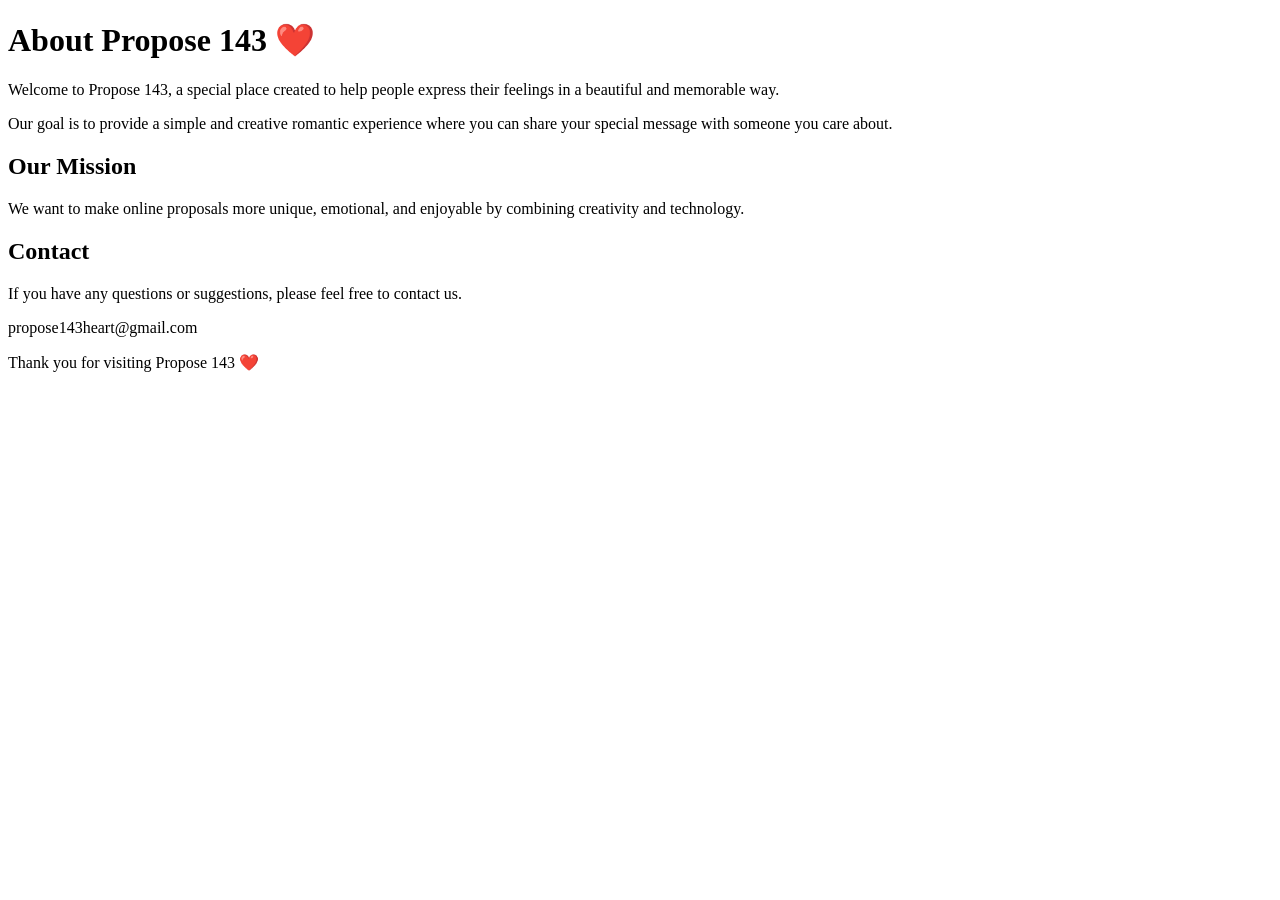
<file: about.html>
<!DOCTYPE html>
<html lang="en">
<head>
    <meta charset="UTF-8">
    <meta name="viewport" content="width=device-width, initial-scale=1.0">
    <title>About Us - Propose 143 ❤️</title>
</head>

<body>

<h1>About Propose 143 ❤️</h1>

<p>
Welcome to Propose 143, a special place created to help people express their feelings
in a beautiful and memorable way.
</p>

<p>
Our goal is to provide a simple and creative romantic experience where you can share
your special message with someone you care about.
</p>

<h2>Our Mission</h2>

<p>
We want to make online proposals more unique, emotional, and enjoyable by combining
creativity and technology.
</p>

<h2>Contact</h2>

<p>
If you have any questions or suggestions, please feel free to contact us.
</p>
propose143heart@gmail.com
<p>
Thank you for visiting Propose 143 ❤️
</p>

</body>
</html>
</file>
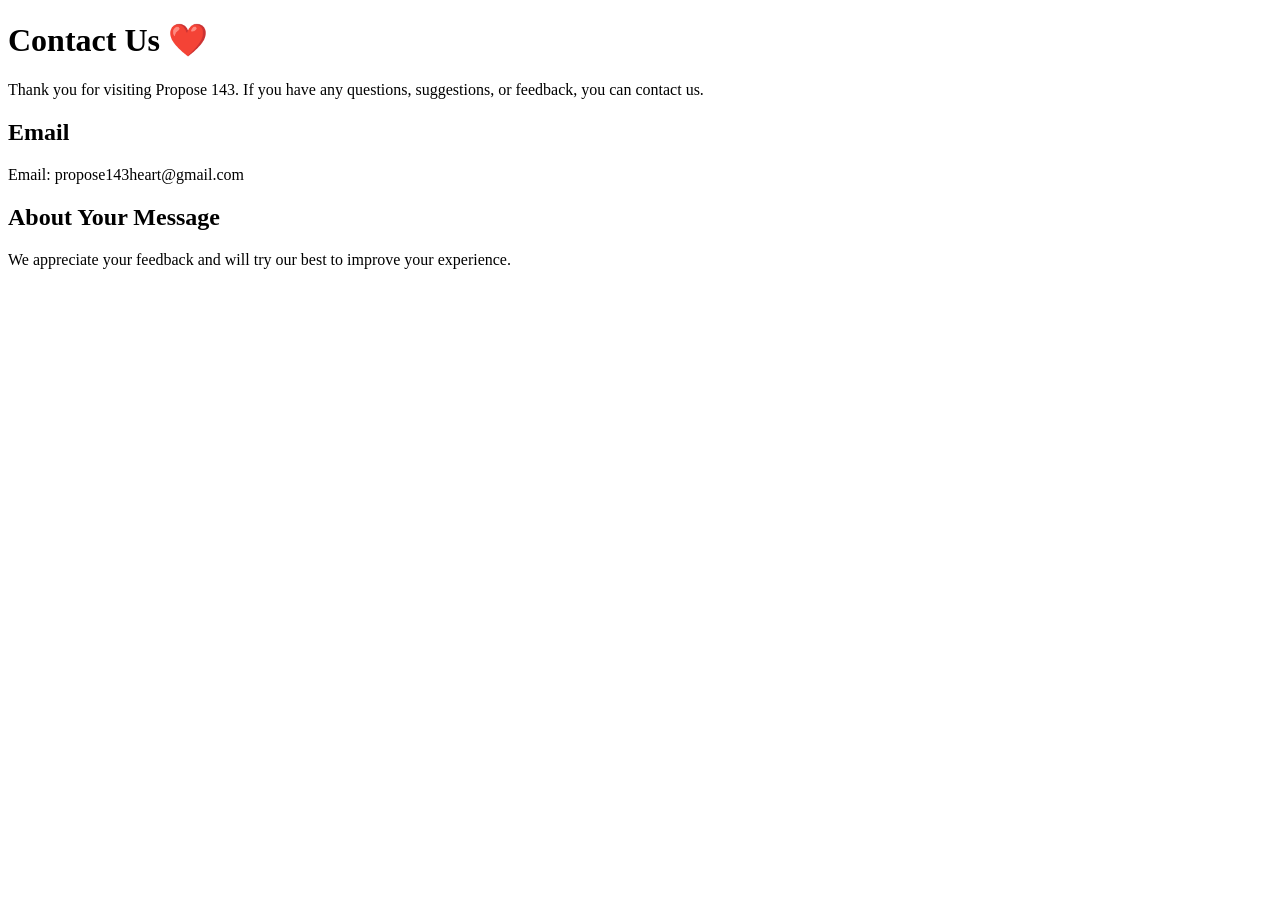
<file: contact.html>
<!DOCTYPE html>
<html lang="en">
<head>
    <meta charset="UTF-8">
    <meta name="viewport" content="width=device-width, initial-scale=1.0">
    <title>Contact Us - Propose 143</title>
</head>

<body>

<h1>Contact Us ❤️</h1>

<p>
Thank you for visiting Propose 143.
If you have any questions, suggestions, or feedback, you can contact us.
</p>

<h2>Email</h2>

<p>
Email: propose143heart@gmail.com
</p>

<h2>About Your Message</h2>

<p>
We appreciate your feedback and will try our best to improve your experience.
</p>

</body>
</html>
</file>
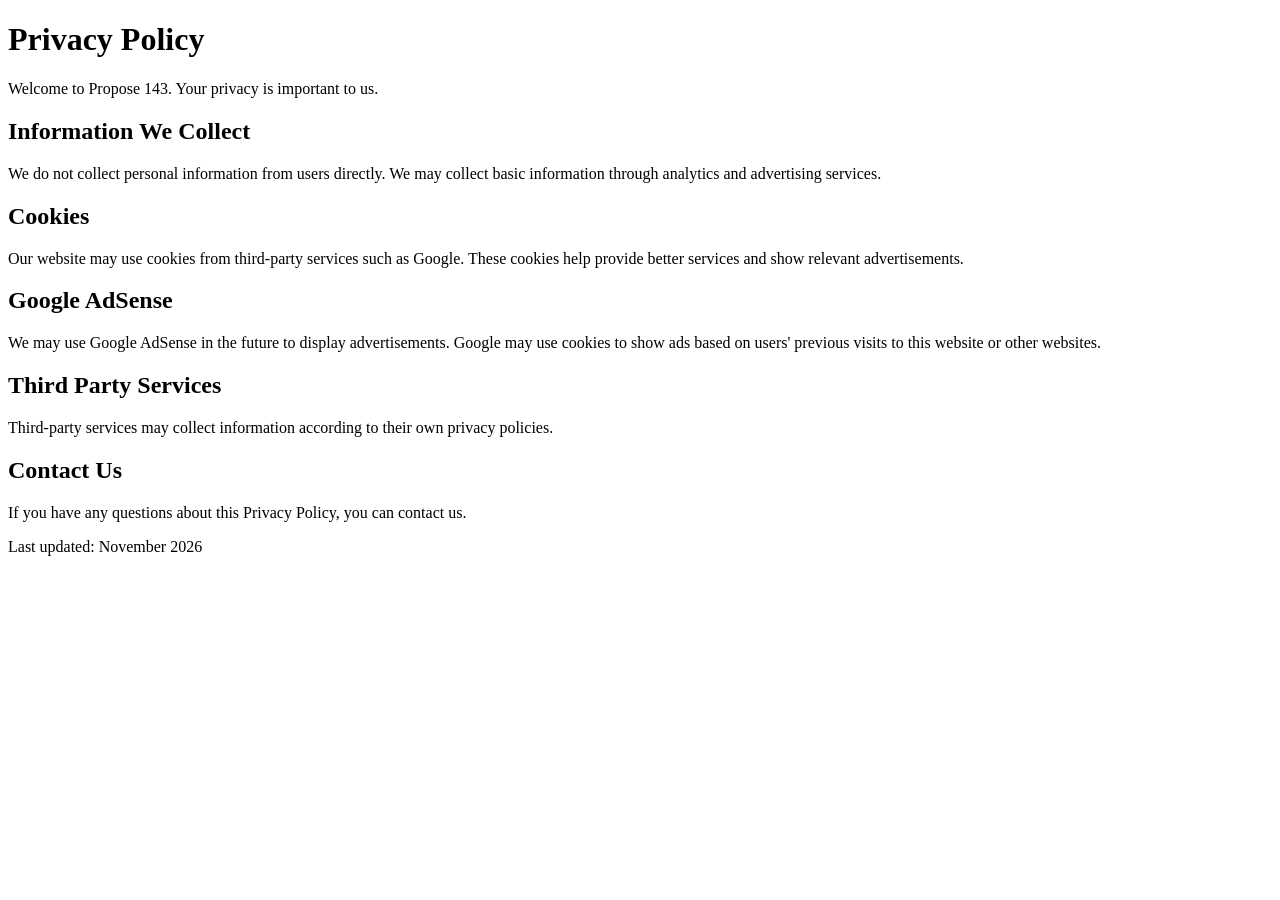
<file: privacy.html>
<!DOCTYPE html>
<html lang="en">
<head>
    <meta charset="UTF-8">
    <meta name="viewport" content="width=device-width, initial-scale=1.0">
    <title>Privacy Policy - Propose 143</title>
</head>

<body>

<h1>Privacy Policy</h1>

<p>Welcome to Propose 143. Your privacy is important to us.</p>

<h2>Information We Collect</h2>
<p>
We do not collect personal information from users directly.
We may collect basic information through analytics and advertising services.
</p>

<h2>Cookies</h2>
<p>
Our website may use cookies from third-party services such as Google.
These cookies help provide better services and show relevant advertisements.
</p>

<h2>Google AdSense</h2>
<p>
We may use Google AdSense in the future to display advertisements.
Google may use cookies to show ads based on users' previous visits to this website or other websites.
</p>

<h2>Third Party Services</h2>
<p>
Third-party services may collect information according to their own privacy policies.
</p>

<h2>Contact Us</h2>
<p>
If you have any questions about this Privacy Policy, you can contact us.
</p>

<p>
Last updated: November 2026
</p>

</body>
</html>
</file>
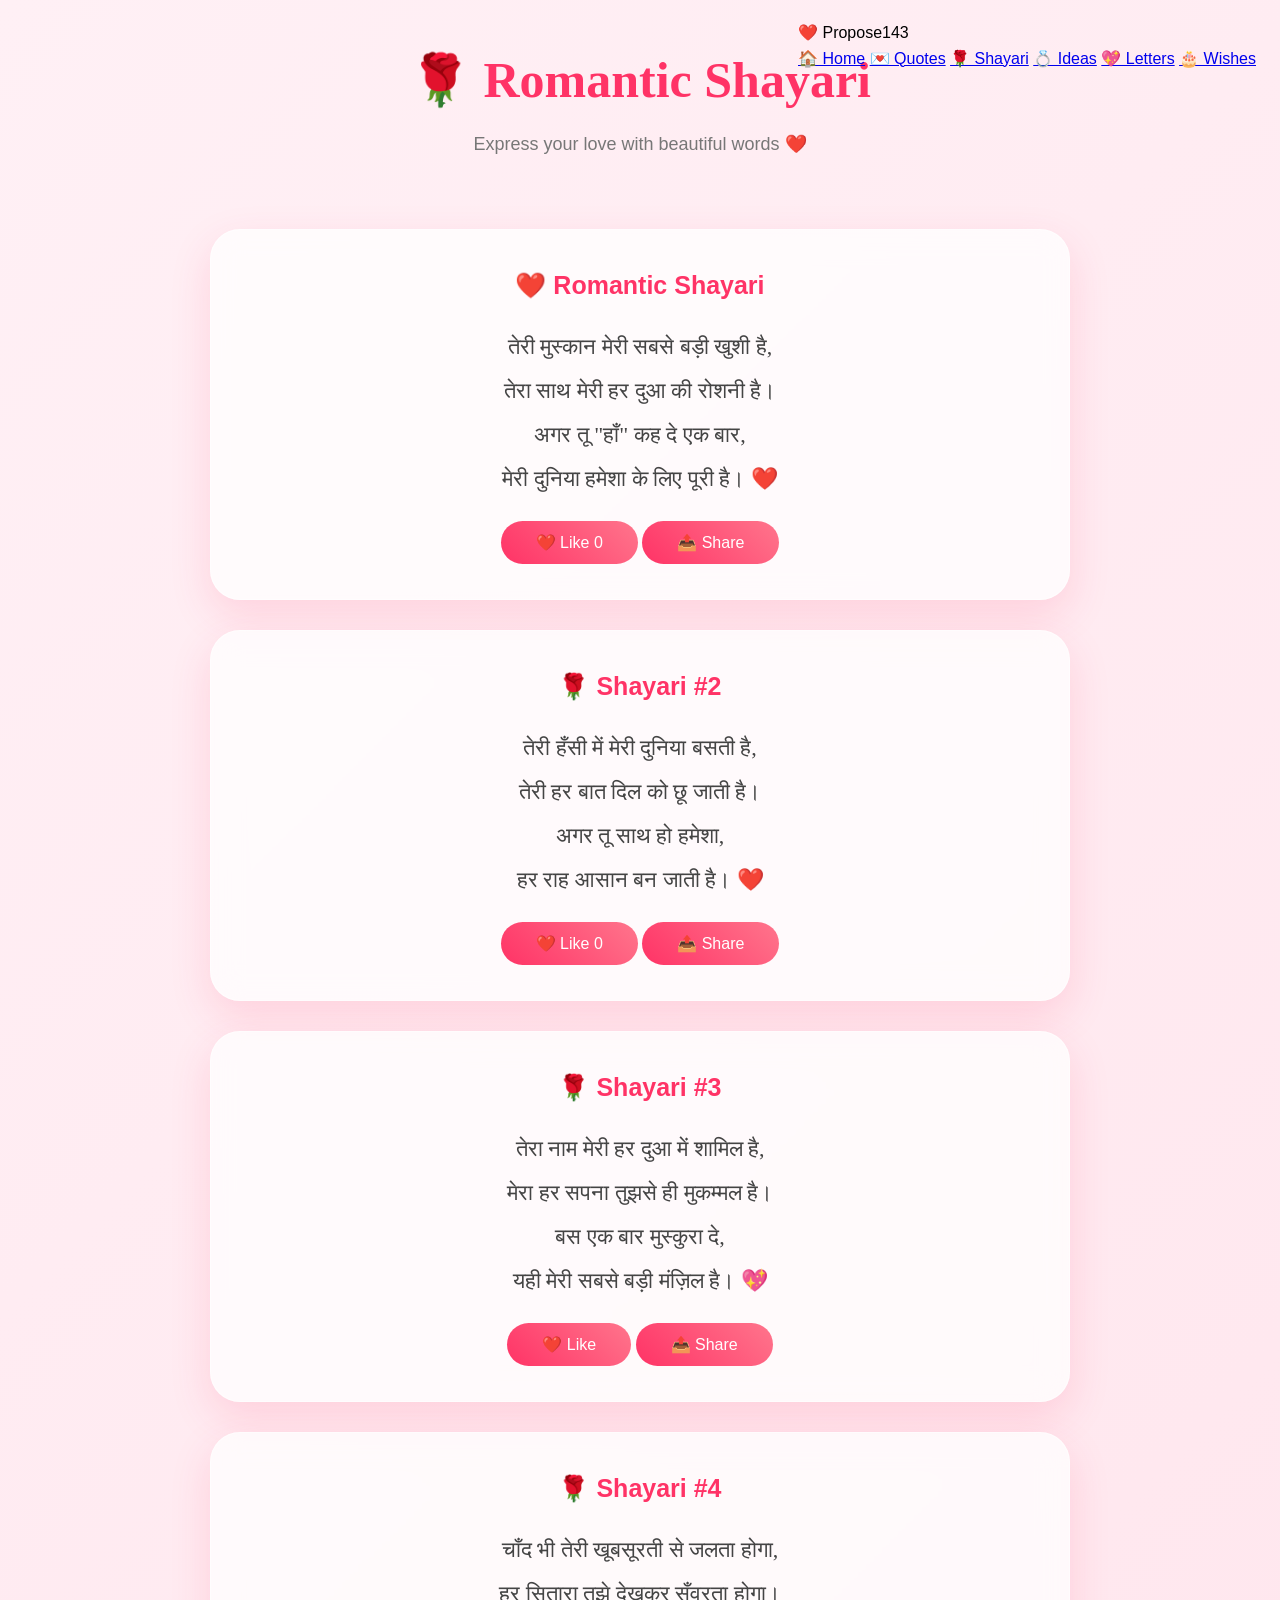
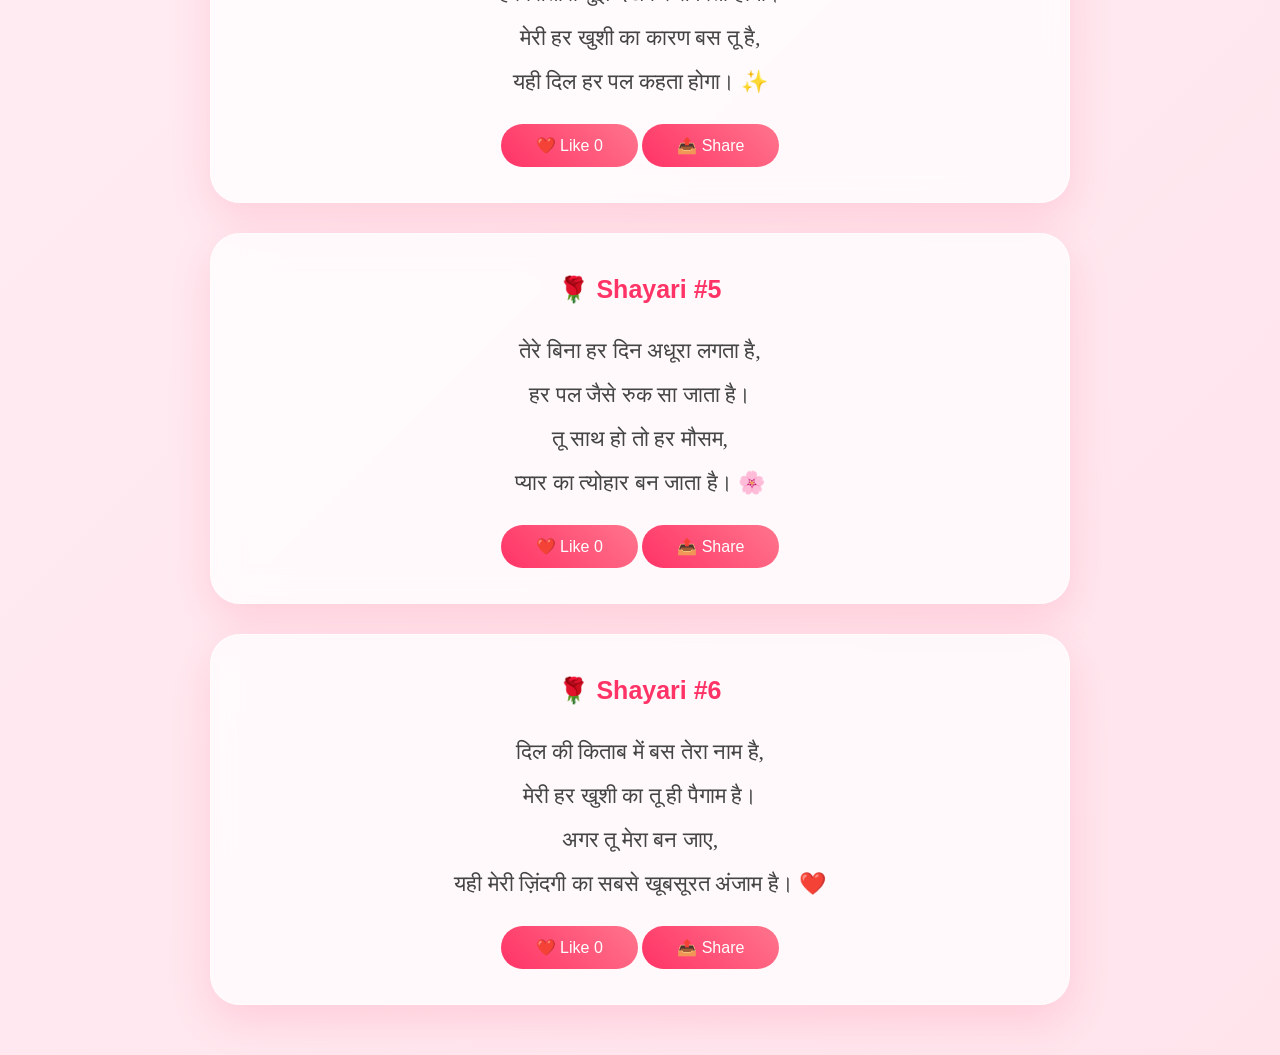
<file: shayari.html>
<!DOCTYPE html>
<html lang="en">
<head>
    <meta charset="UTF-8">
    <meta name="viewport" content="width=device-width, initial-scale=1.0">

    <title>Romantic Shayari ❤️ | Propose143</title>

    <meta name="description" content="Beautiful romantic Hindi shayari to express your love.">

    <link rel="stylesheet" href="style.css">
</head>

<body>

<header class="top-nav">
    <div class="logo">❤️ Propose143</div>

    <nav class="nav-links">
        <a href="index.html">🏠 Home</a>
        <a href="quotes.html">💌 Quotes</a>
        <a href="shayari.html">🌹 Shayari</a>
        <a href="proposal-ideas.html">💍 Ideas</a>
        <a href="love-letters.html">💖 Letters</a>
        <a href="wishes.html">🎂 Wishes</a>
    </nav>
</header>

<section class="page-title">
    <h1>🌹 Romantic Shayari</h1>
    <p>Express your love with beautiful words ❤️</p>
</section>

<section class="shayari-container">

    <div class="shayari-card">
        <h3>❤️ Romantic Shayari</h3>

        <p>
            तेरी मुस्कान मेरी सबसे बड़ी खुशी है,<br>
            तेरा साथ मेरी हर दुआ की रोशनी है।<br>
            अगर तू "हाँ" कह दे एक बार,<br>
            मेरी दुनिया हमेशा के लिए पूरी है। ❤️
        </p>

        <div class="action-buttons">
    <button class="like-btn">❤️ Like <span>0</span></button>
    <button class="share-btn">📤 Share</button>
</div>
    </div>
<div class="shayari-card">
    <h3>🌹 Shayari #2</h3>
    <p>
        तेरी हँसी में मेरी दुनिया बसती है,<br>
        तेरी हर बात दिल को छू जाती है।<br>
        अगर तू साथ हो हमेशा,<br>
        हर राह आसान बन जाती है। ❤️
    </p>
   <div class="action-buttons">
    <button class="like-btn">❤️ Like <span>0</span></button>
    <button class="share-btn">📤 Share</button>
</div>
</div>

<div class="shayari-card">
    <h3>🌹 Shayari #3</h3>
    <p>
        तेरा नाम मेरी हर दुआ में शामिल है,<br>
        मेरा हर सपना तुझसे ही मुकम्मल है।<br>
        बस एक बार मुस्कुरा दे,<br>
        यही मेरी सबसे बड़ी मंज़िल है। 💖
    </p>
     <div class="action-buttons">
    <button class="like-btn">❤️ Like</button>
    <button class="share-btn">📤 Share</button>
</div>
</div>

<div class="shayari-card">
    <h3>🌹 Shayari #4</h3>
    <p>
        चाँद भी तेरी खूबसूरती से जलता होगा,<br>
        हर सितारा तुझे देखकर सँवरता होगा।<br>
        मेरी हर खुशी का कारण बस तू है,<br>
        यही दिल हर पल कहता होगा। ✨
    </p>
      <div class="action-buttons">
    <button class="like-btn">❤️  Like <span>0</span></button>
    <button class="share-btn">📤 Share</button>
</div>
</div>

<div class="shayari-card">
    <h3>🌹 Shayari #5</h3>
    <p>
        तेरे बिना हर दिन अधूरा लगता है,<br>
        हर पल जैसे रुक सा जाता है।<br>
        तू साथ हो तो हर मौसम,<br>
        प्यार का त्योहार बन जाता है। 🌸
    </p>
      <div class="action-buttons">
    <button class="like-btn">❤️ Like <span>0</span></button>
    <button class="share-btn">📤 Share</button>
</div>
</div>

<div class="shayari-card">
    <h3>🌹 Shayari #6</h3>
    <p>
        दिल की किताब में बस तेरा नाम है,<br>
        मेरी हर खुशी का तू ही पैगाम है।<br>
        अगर तू मेरा बन जाए,<br>
        यही मेरी ज़िंदगी का सबसे खूबसूरत अंजाम है। ❤️
    </p>
     <div class="action-buttons">
    <button class="like-btn">❤️  Like <span>0</span></button>
    <button class="share-btn">📤 Share</button>
</div>
</div>
</section>
<script>
document.querySelectorAll(".share-btn").forEach(button => {
    button.addEventListener("click", function(){

        let text = this.closest(".shayari-card").querySelector("p").innerText;

        if(navigator.share){
            navigator.share({
                title: "Romantic Shayari ❤️",
                text: text,
                url: window.location.href
            });
        } else {
            alert("Share option mobile browser me available nahi hai");
        }

    });
});
</script>
<script>
document.querySelectorAll(".like-btn").forEach(button => {

    button.addEventListener("click", function(){

        let count = this.querySelector("span");
        let likes = parseInt(count.innerText);

        if(this.classList.contains("liked")){

            likes--;
            count.innerText = likes;

            this.classList.remove("liked");
            this.innerHTML = "❤️ Like <span>" + likes + "</span>";

        } else {

            likes++;
            count.innerText = likes;

            this.classList.add("liked");
            this.innerHTML = "❤️ Liked <span>" + likes + "</span>";

        }

    });

});
</script>
</body>
</html>
</file>
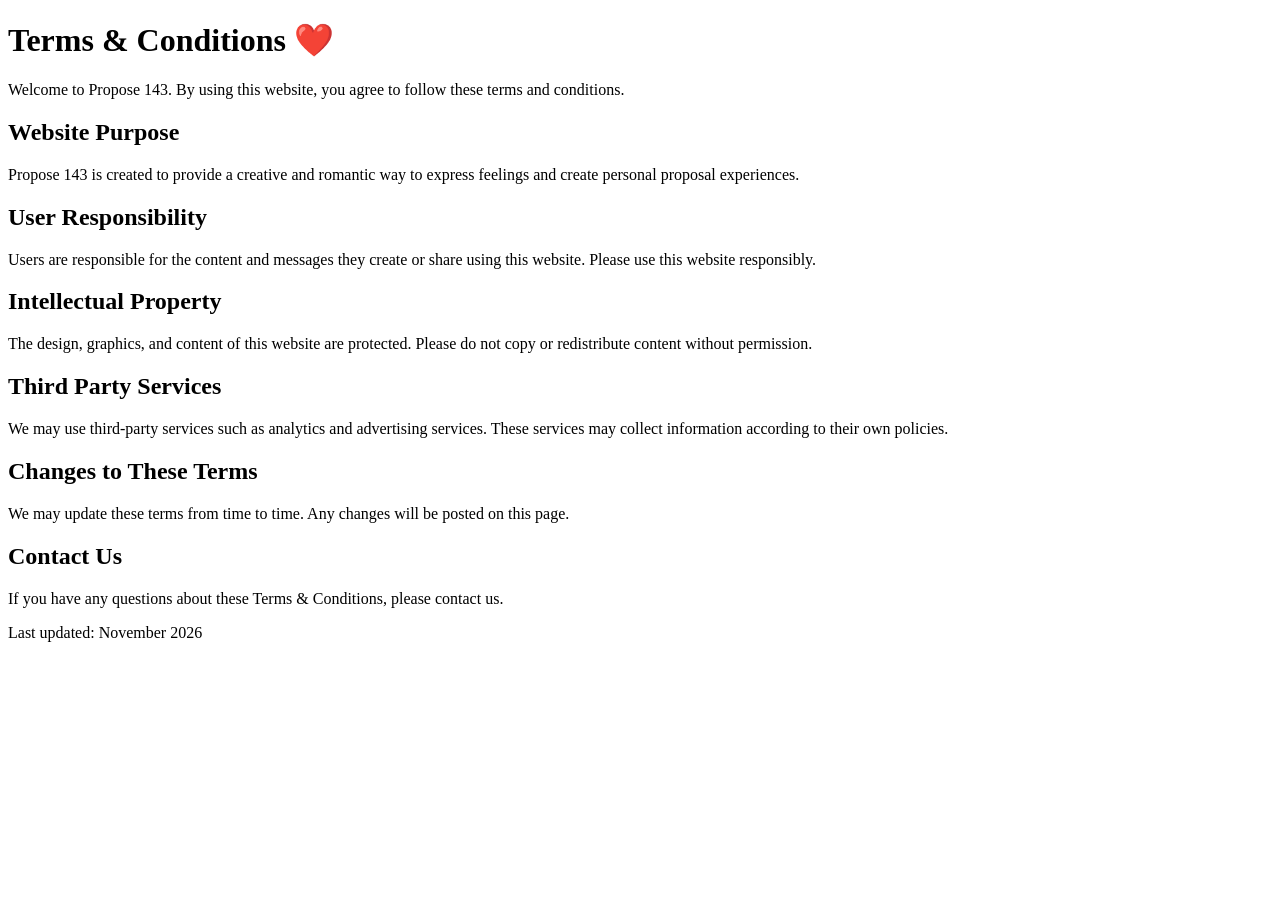
<file: terms.html>
<!DOCTYPE html>
<html lang="en">
<head>
    <meta charset="UTF-8">
    <meta name="viewport" content="width=device-width, initial-scale=1.0">
    <title>Terms & Conditions - Propose 143</title>
</head>

<body>

<h1>Terms & Conditions ❤️</h1>

<p>
Welcome to Propose 143. By using this website, you agree to follow these terms and conditions.
</p>

<h2>Website Purpose</h2>

<p>
Propose 143 is created to provide a creative and romantic way to express feelings and create
personal proposal experiences.
</p>

<h2>User Responsibility</h2>

<p>
Users are responsible for the content and messages they create or share using this website.
Please use this website responsibly.
</p>

<h2>Intellectual Property</h2>

<p>
The design, graphics, and content of this website are protected. Please do not copy or
redistribute content without permission.
</p>

<h2>Third Party Services</h2>

<p>
We may use third-party services such as analytics and advertising services. These services
may collect information according to their own policies.
</p>

<h2>Changes to These Terms</h2>

<p>
We may update these terms from time to time. Any changes will be posted on this page.
</p>

<h2>Contact Us</h2>

<p>
If you have any questions about these Terms & Conditions, please contact us.
</p>

<p>
Last updated: November 2026
</p>

</body>
</html>
</file>
<file: style.css>
/* ==========================================================================
   ROMANTIC PROPOSAL WEBSITE - STYLESHEET
   Colors: Pink, Crimson Red, Pure White, Champagne Gold & Rose Gold
   Features: Glassmorphism, Theme Switching, Responsive, Micro-Interactions
   ========================================================================== */

/* --------------------------------------------------
   1. CSS VARIABLES & THEMES
   -------------------------------------------------- */
:root {
  /* Fonts */
  --font-main: 'Outfit', -apple-system, BlinkMacSystemFont, "Segoe UI", Roboto, sans-serif;
  --font-serif: 'Playfair Display', Georgia, serif;
  --font-script: 'Dancing Script', cursive;

  /* Transitions */
  --transition-fast: 0.2s ease;
  --transition-smooth: 0.4s cubic-bezier(0.16, 1, 0.3, 1);
  --transition-bounce: 0.5s cubic-bezier(0.34, 1.56, 0.64, 1);
}

/* Light Romantic Palette (Dreamy Rose & Blossom) */
body.theme-light {
  --bg-gradient: radial-gradient(circle at 20% 20%, #fff0f3 0%, #ffe5ec 35%, #ffd1dc 70%, #ffccd5 100%);
  --bg-color: #fff0f3;
  --card-bg: rgba(255, 255, 255, 0.72);
  --card-bg-sub: rgba(255, 255, 255, 0.85);
  --card-border: rgba(255, 255, 255, 0.65);
  --card-border-glow: rgba(255, 77, 109, 0.3);
  --card-shadow: 0 20px 45px rgba(230, 0, 73, 0.12), 0 4px 12px rgba(0, 0, 0, 0.04);
  
  --text-main: #2d0c1e;
  --text-muted: #6b334c;
  --text-light: #944d6a;
  
  --primary-pink: #ff4d6d;
  --primary-rose: #ff758f;
  --primary-deep: #c9184a;
  --primary-crimson: #a4133c;
  --gold-accent: #d4af37;
  --gold-glow: rgba(212, 175, 55, 0.4);
  
  --nav-bg: rgba(255, 255, 255, 0.75);
  --nav-border: rgba(255, 255, 255, 0.8);
  --tooltip-bg: #2d0c1e;
  --tooltip-text: #ffffff;
}

/* Dark Romantic Palette (Midnight Starlight & Velvet Ruby) */
body.theme-dark {
  --bg-gradient: radial-gradient(circle at 30% 20%, #1a0826 0%, #110419 45%, #08010d 100%);
  --bg-color: #08010d;
  --card-bg: rgba(28, 12, 38, 0.75);
  --card-bg-sub: rgba(38, 18, 52, 0.85);
  --card-border: rgba(255, 117, 143, 0.25);
  --card-border-glow: rgba(255, 77, 109, 0.5);
  --card-shadow: 0 20px 50px rgba(0, 0, 0, 0.6), 0 0 30px rgba(255, 77, 109, 0.2);
  
  --text-main: #fff0f5;
  --text-muted: #ffccd5;
  --text-light: #e8a5b8;
  
  --primary-pink: #ff4d6d;
  --primary-rose: #ff85a1;
  --primary-deep: #ff1a53;
  --primary-crimson: #ff0055;
  --gold-accent: #ffd700;
  --gold-glow: rgba(255, 215, 0, 0.45);
  
  --nav-bg: rgba(26, 8, 38, 0.8);
  --nav-border: rgba(255, 117, 143, 0.35);
  --tooltip-bg: #ffe5ec;
  --tooltip-text: #2d0c1e;
}

/* --------------------------------------------------
   2. RESET & BASE ELEMENTS
   -------------------------------------------------- */
*, *::before, *::after {
  box-sizing: border-box;
  margin: 0;
  padding: 0;
  -webkit-font-smoothing: antialiased;
  -webkit-tap-highlight-color: transparent;
}

html {
  scroll-behavior: smooth;
  font-size: 16px;
  -webkit-text-size-adjust: 100%;
}

body {
  font-family: var(--font-main);
  background: var(--bg-gradient);
  background-attachment: fixed;
  color: var(--text-main);
  min-height: 100vh;
  min-height: 100dvh;
  line-height: 1.6;
  overflow-x: hidden;
  transition: background 0.6s ease, color 0.4s ease;
  position: relative;
  -webkit-overflow-scrolling: touch;
}

/* Touch friendly mobile background attachment */
@media (max-width: 768px) {
  body {
    background-attachment: scroll;
  }
}

/* Selection Color */
::selection {
  background: var(--primary-pink);
  color: #fff;
}

/* Interactive Canvases (guaranteed non-blocking) */
#bg-canvas {
  position: fixed;
  top: 0;
  left: 0;
  width: 100vw;
  height: 100vh;
  pointer-events: none !important;
  z-index: 0;
}

#confetti-canvas {
  position: fixed;
  top: 0;
  left: 0;
  width: 100vw;
  height: 100vh;
  pointer-events: none !important;
  z-index: 999;
  display: none;
}

#confetti-canvas.active {
  display: block;
}

#cursor-canvas {
  position: fixed;
  top: 0;
  left: 0;
  width: 100vw;
  height: 100vh;
  pointer-events: none !important;
  z-index: 998;
}

/* Hide mouse cursor canvas on touch devices so it never intercepts touch */
@media (pointer: coarse) {
  #cursor-canvas {
    display: none !important;
  }
}

/* --------------------------------------------------
   3. PRELOADER SCREEN
   -------------------------------------------------- */
.loader-screen {
  position: fixed;
  inset: 0;
  background: var(--bg-gradient);
  z-index: 9999;
  display: flex;
  align-items: center;
  justify-content: center;
  transition: opacity 0.4s ease, visibility 0.4s ease;
}

.loader-screen.fade-out {
  opacity: 0;
  visibility: hidden;
  pointer-events: none !important;
}

.loader-screen.fade-out {
  opacity: 0;
  visibility: hidden;
  pointer-events: none;
}

.loader-content {
  text-align: center;
}

.beating-heart-loader {
  position: relative;
  width: 80px;
  height: 80px;
  margin: 0 auto 20px;
}

.heart-svg-loader {
  width: 100%;
  height: 100%;
  fill: #ff2a5f;
  animation: heartPulse 1.1s infinite cubic-bezier(0.215, 0.61, 0.355, 1);
  filter: drop-shadow(0 4px 15px rgba(255, 42, 95, 0.6));
}

.loader-glow {
  position: absolute;
  inset: 0;
  border-radius: 50%;
  background: radial-gradient(circle, rgba(255, 77, 109, 0.5) 0%, transparent 70%);
  animation: glowPulse 1.1s infinite;
}

.loader-text {
  font-family: var(--font-serif);
  font-size: 1.25rem;
  font-style: italic;
  color: var(--text-main);
  animation: softBlink 2s infinite ease-in-out;
}

/* --------------------------------------------------
   4. TOP NAVIGATION CONTROLS
   -------------------------------------------------- */
.top-nav {
  position: fixed;
  top: 20px;
  right: 24px;
  z-index: 500;
}

.nav-pill {
  display: flex;
  align-items: center;
  gap: 10px;
  padding: 8px 14px;
  border-radius: 999px;
  background: var(--nav-bg);
  backdrop-filter: blur(14px);
  -webkit-backdrop-filter: blur(14px);
  border: 1px solid var(--nav-border);
  box-shadow: 0 8px 24px rgba(0, 0, 0, 0.08);
}

.nav-btn {
  background: transparent;
  border: none;
  cursor: pointer;
  width: 40px;
  height: 40px;
  border-radius: 50%;
  display: flex;
  align-items: center;
  justify-content: center;
  position: relative;
  transition: transform var(--transition-fast), background var(--transition-fast);
  color: var(--text-main);
  outline: none;
}

.nav-btn:hover {
  background: rgba(255, 77, 109, 0.15);
  transform: scale(1.08);
}

.nav-btn:active {
  transform: scale(0.95);
}

.nav-btn .icon {
  font-size: 1.25rem;
  line-height: 1;
}

/* Music Wave Equalizer */
.music-wave {
  display: none;
  align-items: flex-end;
  gap: 2px;
  height: 14px;
  margin-left: 4px;
}

.music-wave.active {
  display: flex;
}

.music-wave span {
  width: 3px;
  background: var(--primary-pink);
  border-radius: 2px;
  height: 4px;
  animation: equalize 1s infinite alternate ease-in-out;
}

.music-wave span:nth-child(1) { animation-duration: 0.6s; }
.music-wave span:nth-child(2) { animation-duration: 0.8s; }
.music-wave span:nth-child(3) { animation-duration: 0.5s; }
.music-wave span:nth-child(4) { animation-duration: 0.7s; }

/* Tooltip on Nav Buttons */
.btn-tooltip {
  position: absolute;
  bottom: -32px;
  left: 50%;
  transform: translateX(-50%) translateY(5px);
  background: var(--tooltip-bg);
  color: var(--tooltip-text);
  font-size: 0.75rem;
  font-weight: 500;
  padding: 4px 8px;
  border-radius: 6px;
  white-space: nowrap;
  opacity: 0;
  pointer-events: none;
  transition: opacity 0.2s, transform 0.2s;
  box-shadow: 0 4px 12px rgba(0, 0, 0, 0.15);
}

.nav-btn:hover .btn-tooltip {
  opacity: 1;
  transform: translateX(-50%) translateY(0);
}

/* --------------------------------------------------
   5. GLASSMORPHISM COMMON CLASSES
   -------------------------------------------------- */
.glassmorphic {
  background: var(--card-bg);
  backdrop-filter: blur(16px);
  -webkit-backdrop-filter: blur(16px);
  border: 1px solid var(--card-border);
}

.glassmorphic-card {
  background: var(--card-bg);
  backdrop-filter: blur(20px);
  -webkit-backdrop-filter: blur(20px);
  border: 1px solid var(--card-border);
  border-radius: 28px;
  box-shadow: var(--card-shadow);
  transition: transform var(--transition-smooth), border-color var(--transition-smooth), box-shadow var(--transition-smooth);
}

.glassmorphic-card:hover {
  border-color: var(--card-border-glow);
}

.glassmorphic-subcard {
  background: var(--card-bg-sub);
  backdrop-filter: blur(12px);
  -webkit-backdrop-filter: blur(12px);
  border: 1px solid var(--card-border);
  border-radius: 20px;
}

/* --------------------------------------------------
   6. LAYOUT & SECTIONS
   -------------------------------------------------- */
.main-wrapper {
  position: relative;
  z-index: 10;
  max-width: 1200px;
  margin: 0 auto;
  padding: 0 20px 80px;
}

.section {
  min-height: 100vh;
  display: flex;
  flex-direction: column;
  justify-content: center;
  align-items: center;
  padding: 80px 0;
  position: relative;
}

.text-center {
  text-align: center;
}

.gold-gradient {
  background: linear-gradient(135deg, #ffd700 0%, #ff9e00 100%);
  -webkit-background-clip: text;
  -webkit-text-fill-color: transparent;
}

/* --------------------------------------------------
   7. SECTION 1: HERO / LANDING PAGE
   -------------------------------------------------- */
.hero-section {
  padding-top: 40px;
}

.hero-container {
  max-width: 780px;
  width: 100%;
  padding: 60px 48px;
  text-align: center;
  position: relative;
  overflow: hidden;
  animation: heroEntrance 1.2s cubic-bezier(0.16, 1, 0.3, 1) forwards;
}

.romantic-badge {
  display: inline-flex;
  align-items: center;
  gap: 8px;
  padding: 6px 18px;
  background: rgba(255, 77, 109, 0.12);
  border: 1px solid rgba(255, 77, 109, 0.25);
  border-radius: 999px;
  font-size: 0.875rem;
  font-weight: 500;
  color: var(--primary-deep);
  margin-bottom: 24px;
}

.hero-title {
  font-family: var(--font-serif);
  font-size: 2.85rem;
  line-height: 1.25;
  color: var(--text-main);
  margin-bottom: 20px;
  min-height: 3.8rem;
  font-weight: 700;
}

.typing-cursor {
  display: inline-block;
  font-weight: 300;
  color: var(--primary-pink);
  animation: blink 0.8s infinite;
  margin-left: 2px;
}

.hero-subtitle {
  font-size: 1.15rem;
  color: var(--text-muted);
  max-width: 580px;
  margin: 0 auto 36px;
  line-height: 1.7;
}

/* Glowing Start Button */
.btn-glow-romantic {
  position: relative;
  display: inline-flex;
  align-items: center;
  justify-content: center;
  padding: 18px 46px;
  font-family: var(--font-main);
  font-size: 1.15rem;
  font-weight: 600;
  color: #ffffff;
  background: linear-gradient(135deg, #ff4d6d 0%, #d90429 100%);
  border: none;
  border-radius: 999px;
  cursor: pointer;
  box-shadow: 0 10px 30px rgba(220, 20, 60, 0.4), 0 0 20px rgba(255, 117, 143, 0.4);
  transition: transform var(--transition-bounce), box-shadow var(--transition-smooth);
  overflow: hidden;
  outline: none;
}

.btn-glow-romantic:hover {
  transform: translateY(-3px) scale(1.03);
  box-shadow: 0 16px 40px rgba(220, 20, 60, 0.55), 0 0 35px rgba(255, 117, 143, 0.6);
}

.btn-glow-romantic:active {
  transform: translateY(1px) scale(0.98);
}

.btn-content {
  display: flex;
  align-items: center;
  gap: 10px;
  position: relative;
  z-index: 2;
}

.btn-heart {
  font-size: 1.3rem;
  display: inline-block;
  animation: heartbeat 1.2s infinite ease-in-out;
}

.btn-shimmer {
  position: absolute;
  top: -50%;
  left: -50%;
  width: 200%;
  height: 200%;
  background: linear-gradient(
    60deg,
    transparent 30%,
    rgba(255, 255, 255, 0.35) 50%,
    transparent 70%
  );
  transform: rotate(25deg);
  animation: shimmerSweep 3.5s infinite;
  pointer-events: none;
}

/* Scroll Hint */
.scroll-hint {
  margin-top: 48px;
  display: flex;
  flex-direction: column;
  align-items: center;
  gap: 8px;
  font-size: 0.85rem;
  color: var(--text-light);
  opacity: 0.85;
}

.mouse-icon {
  width: 22px;
  height: 36px;
  border: 2px solid var(--primary-pink);
  border-radius: 12px;
  position: relative;
  display: flex;
  justify-content: center;
}

.mouse-icon .wheel {
  width: 4px;
  height: 8px;
  background: var(--primary-pink);
  border-radius: 2px;
  margin-top: 6px;
  animation: wheelScroll 1.6s infinite ease-in-out;
}

/* --------------------------------------------------
   8. SECTION 2: STORY SECTION (MEMORY CARDS)
   -------------------------------------------------- */
.story-section {
  width: 100%;
}

.story-header {
  margin-bottom: 50px;
  max-width: 650px;
}

.section-tag {
  display: inline-block;
  font-family: var(--font-script);
  font-size: 1.6rem;
  color: var(--primary-pink);
  margin-bottom: 6px;
}

.section-title {
  font-family: var(--font-serif);
  font-size: 2.6rem;
  color: var(--text-main);
  margin-bottom: 14px;
  font-weight: 700;
}

.section-desc {
  font-size: 1.05rem;
  color: var(--text-muted);
}

.memory-grid {
  display: grid;
  grid-template-columns: repeat(2, 1fr);
  gap: 32px;
  width: 100%;
  max-width: 1000px;
  margin-bottom: 50px;
}

.memory-card {
  position: relative;
  padding: 24px;
  overflow: hidden;
  transform: translateY(30px);
  opacity: 0;
  transition: transform 0.8s cubic-bezier(0.16, 1, 0.3, 1), opacity 0.8s ease, box-shadow 0.3s;
  cursor: default;
}

.memory-card.in-view {
  transform: translateY(0);
  opacity: 1;
}

.memory-card:hover {
  transform: translateY(-8px);
  box-shadow: 0 24px 50px rgba(220, 20, 60, 0.18);
}

.card-pin {
  position: absolute;
  top: 14px;
  right: 18px;
  font-size: 1.3rem;
  filter: drop-shadow(0 2px 4px rgba(0, 0, 0, 0.15));
  z-index: 5;
}

.card-visual {
  width: 100%;
  border-radius: 18px;
  overflow: hidden;
  margin-bottom: 18px;
  background: rgba(255, 255, 255, 0.4);
  box-shadow: inset 0 2px 6px rgba(0, 0, 0, 0.05);
}

.memory-svg {
  width: 100%;
  height: 180px;
  display: block;
  object-fit: cover;
  transition: transform 0.5s ease;
}

.memory-card:hover .memory-svg {
  transform: scale(1.03);
}

.card-content {
  display: flex;
  flex-direction: column;
  gap: 8px;
}

.memory-number {
  font-size: 0.8rem;
  font-weight: 600;
  text-transform: uppercase;
  letter-spacing: 1.5px;
  color: var(--primary-pink);
}

.memory-title {
  font-family: var(--font-serif);
  font-size: 1.45rem;
  color: var(--text-main);
  font-weight: 600;
}

.memory-text {
  font-size: 0.95rem;
  color: var(--text-muted);
  line-height: 1.6;
}

.memory-tag {
  margin-top: 10px;
  font-family: var(--font-script);
  font-size: 1.25rem;
  color: var(--primary-deep);
  font-weight: 600;
}

/* SVG Animations inside cards */
.pulsing-svg-heart {
  transform-origin: 150px 100px;
  animation: heartPulse 1.4s infinite ease-in-out;
}

.steam-float {
  animation: steamRise 2.5s infinite ease-out;
}

.steam-float.delay-1 {
  animation-delay: 1.2s;
}

.twinkle-star {
  animation: starTwinkle 1.8s infinite ease-in-out;
}

.twinkle-star.delay-1 { animation-delay: 0.6s; }
.twinkle-star.delay-2 { animation-delay: 1.2s; }

/* Story CTA Bridge */
.story-cta-wrapper {
  margin-top: 20px;
}

.story-bridge-text {
  font-family: var(--font-serif);
  font-style: italic;
  font-size: 1.2rem;
  color: var(--text-muted);
  margin-bottom: 20px;
}

/* --------------------------------------------------
   9. SECTION 3: PROPOSAL SECTION
   -------------------------------------------------- */
.proposal-section {
  width: 100%;
  padding-top: 60px;
}

.proposal-card {
  max-width: 820px;
  width: 100%;
  padding: 60px 40px;
  text-align: center;
  position: relative;
  overflow: visible;
}

/* Center Beating Heart Graphic */
.proposal-heart-container {
  position: relative;
  width: 140px;
  height: 140px;
  margin: 0 auto 28px;
  display: flex;
  align-items: center;
  justify-content: center;
}

.proposal-big-heart {
  width: 120px;
  height: 120px;
  animation: proposalHeartBeat 1.2s infinite cubic-bezier(0.215, 0.61, 0.355, 1);
  transform-origin: center;
  position: relative;
  z-index: 3;
}

.heart-pulse-halo {
  position: absolute;
  inset: -20px;
  border-radius: 50%;
  background: radial-gradient(circle, rgba(255, 77, 109, 0.4) 0%, rgba(255, 77, 109, 0) 70%);
  animation: pulseAura 2s infinite ease-out;
  pointer-events: none;
  z-index: 1;
}

.heart-pulse-halo.delay-halo {
  animation-delay: 1s;
}

.sparkle-orbit {
  position: absolute;
  font-size: 1.4rem;
  pointer-events: none;
  z-index: 4;
}

.orbit-1 { top: -10px; right: 10px; animation: floatSlow 3s infinite ease-in-out; }
.orbit-2 { bottom: 0px; left: -10px; animation: floatSlow 2.5s infinite ease-in-out 0.5s; }
.orbit-3 { top: 30px; left: -20px; animation: floatSlow 3.5s infinite ease-in-out 1s; }

/* Proposal Question Text */
.proposal-question {
  font-family: var(--font-serif);
  font-size: 2.8rem;
  line-height: 1.3;
  color: var(--text-main);
  margin-bottom: 12px;
  font-weight: 700;
}

.highlight-partner {
  background: linear-gradient(135deg, #ff4d6d 0%, #c9184a 100%);
  -webkit-background-clip: text;
  -webkit-text-fill-color: transparent;
  display: inline-block;
  position: relative;
}

.highlight-partner::after {
  content: '';
  position: absolute;
  bottom: 2px;
  left: 0;
  width: 100%;
  height: 3px;
  background: linear-gradient(90deg, transparent, #ff4d6d, transparent);
  border-radius: 2px;
}

.proposal-subtext {
  font-size: 1.15rem;
  color: var(--text-muted);
  max-width: 540px;
  margin: 0 auto 40px;
}

/* Arena for Buttons (crucial for random movement) */
.proposal-buttons-arena {
  position: relative;
  min-height: 140px;
  display: flex;
  align-items: center;
  justify-content: center;
  gap: 30px;
  margin-bottom: 20px;
  padding: 10px;
}

/* Button Base Styles */
.btn-proposal {
  font-family: var(--font-main);
  font-size: 1.25rem;
  font-weight: 700;
  padding: 16px 36px;
  border-radius: 999px;
  border: none;
  cursor: pointer;
  outline: none;
  user-select: none;
  -webkit-user-select: none;
  touch-action: manipulation;
  -webkit-tap-highlight-color: transparent;
  display: inline-flex;
  align-items: center;
  gap: 8px;
}

/* YES BUTTON */
.btn-yes {
  background: linear-gradient(135deg, #ff2a5f 0%, #d90429 100%);
  color: #ffffff;
  box-shadow: 0 10px 30px rgba(217, 4, 41, 0.4), 0 0 20px rgba(255, 77, 109, 0.4);
  transition: transform 0.3s cubic-bezier(0.34, 1.56, 0.64, 1), box-shadow 0.3s ease;
  position: relative;
  z-index: 10;
  transform-origin: center center;
  max-width: 90vw;
  animation: yesBounce 2s infinite ease-in-out;
}

.btn-yes:hover {
  transform: scale(1.08) !important;
  box-shadow: 0 16px 45px rgba(217, 4, 41, 0.6), 0 0 35px rgba(255, 77, 109, 0.7);
}

.btn-sparkle {
  font-size: 1.1rem;
  animation: spinSlow 4s linear infinite;
}

/* NO BUTTON (Evading Button) */
.btn-no {
  background: rgba(255, 255, 255, 0.85);
  color: #6c757d;
  border: 1px solid rgba(0, 0, 0, 0.1);
  box-shadow: 0 8px 20px rgba(0, 0, 0, 0.08);
  transition: transform 0.2s cubic-bezier(0.2, 0.9, 0.3, 1), top 0.2s ease, left 0.2s ease, opacity 0.2s;
  z-index: 20;
  touch-action: none;
  -webkit-tap-highlight-color: transparent;
}

body.theme-dark .btn-no {
  background: rgba(45, 20, 60, 0.85);
  color: #ffccd5;
  border-color: rgba(255, 255, 255, 0.15);
}

.btn-no.running {
  position: fixed !important;
  z-index: 9990 !important;
  margin: 0 !important;
  transform: none !important;
  transition: left 0.22s cubic-bezier(0.25, 1, 0.5, 1), top 0.22s cubic-bezier(0.25, 1, 0.5, 1) !important;
}

/* Playful Speech Bubble for No Button */
.speech-bubble {
  position: fixed !important;
  background: #ffffff;
  color: #a4133c;
  padding: 8px 16px;
  border-radius: 14px;
  font-size: 0.9rem;
  font-weight: 600;
  box-shadow: 0 8px 24px rgba(0, 0, 0, 0.15);
  pointer-events: none;
  z-index: 9995 !important;
  max-width: 260px;
  white-space: normal;
  text-align: center;
  line-height: 1.35;
  margin: 0 !important;
  animation: popIn 0.3s cubic-bezier(0.34, 1.56, 0.64, 1);
  transition: top 0.22s ease, left 0.22s ease;
}

.speech-bubble::after {
  content: '';
  position: absolute;
  bottom: -6px;
  left: 20px;
  border-width: 6px 6px 0;
  border-style: solid;
  border-color: #ffffff transparent;
  display: block;
  width: 0;
}

body.theme-dark .speech-bubble {
  background: #2b0938;
  color: #ffccd5;
  box-shadow: 0 8px 24px rgba(0, 0, 0, 0.4);
}

body.theme-dark .speech-bubble::after {
  border-color: #2b0938 transparent;
}

/* Rejection Counter Notes */
.rejection-counter {
  min-height: 24px;
  font-size: 0.95rem;
  font-style: italic;
  color: var(--primary-deep);
  font-weight: 500;
  margin-top: 10px;
  padding: 0 10px;
  transition: opacity 0.3s;
}

/* Partner Switcher Pills */
.partner-selector {
  margin-top: 36px;
  display: flex;
  align-items: center;
  justify-content: center;
  gap: 10px;
  flex-wrap: wrap;
}

.selector-label {
  font-size: 0.85rem;
  color: var(--text-light);
  font-weight: 500;
}

.partner-pill {
  background: rgba(255, 77, 109, 0.1);
  border: 1px solid rgba(255, 77, 109, 0.2);
  color: var(--text-muted);
  padding: 6px 16px;
  border-radius: 999px;
  font-size: 0.82rem;
  font-weight: 600;
  cursor: pointer;
  touch-action: manipulation;
  -webkit-tap-highlight-color: transparent;
  transition: all var(--transition-fast);
}

.partner-pill:hover,
.partner-pill.active {
  background: var(--primary-pink);
  color: #ffffff;
  border-color: var(--primary-pink);
  transform: scale(1.05);
}

/* --------------------------------------------------
   10. CELEBRATION OVERLAY & LOVE COUNTER
   -------------------------------------------------- */
.celebration-overlay {
  position: fixed;
  inset: 0;
  background: rgba(10, 2, 14, 0.82);
  backdrop-filter: blur(16px);
  -webkit-backdrop-filter: blur(16px);
  z-index: 1000;
  display: flex;
  align-items: center;
  justify-content: center;
  padding: calc(env(safe-area-inset-top, 0px) + 20px) 16px calc(env(safe-area-inset-bottom, 0px) + 20px);
  overflow-y: auto;
  -webkit-overflow-scrolling: touch;
  animation: fadeIn 0.5s ease forwards;
}

.celebration-overlay.hidden {
  display: none;
}

.celebration-card {
  max-width: 680px;
  width: 100%;
  max-height: 90vh;
  max-height: 90dvh;
  overflow-y: auto;
  -webkit-overflow-scrolling: touch;
  padding: 50px 36px;
  text-align: center;
  animation: popEntrance 0.7s cubic-bezier(0.34, 1.56, 0.64, 1) forwards;
  position: relative;
  border: 2px solid rgba(255, 215, 0, 0.4);
  box-shadow: 0 25px 60px rgba(0, 0, 0, 0.5), 0 0 50px rgba(255, 77, 109, 0.35);
}

.celebration-badge-wrap {
  margin-bottom: 28px;
}

.celebration-rings {
  font-size: 3.2rem;
  margin-bottom: 12px;
  animation: floatSlow 2.5s infinite ease-in-out;
}

.celebration-title {
  font-family: var(--font-serif);
  font-size: 2.4rem;
  line-height: 1.25;
  color: var(--text-main);
  margin-bottom: 12px;
  font-weight: 700;
}

.celebration-tagline {
  font-size: 1.1rem;
  color: var(--text-muted);
}

/* Live Love Timer Card */
.timer-card {
  padding: 24px;
  margin: 30px auto;
  max-width: 520px;
  border: 1px solid var(--card-border-glow);
}

.timer-header {
  display: flex;
  align-items: center;
  justify-content: center;
  gap: 8px;
  margin-bottom: 16px;
}

.timer-icon {
  font-size: 1.3rem;
}

.timer-title {
  font-family: var(--font-serif);
  font-size: 1.15rem;
  font-weight: 600;
  color: var(--primary-deep);
}

.countdown-grid {
  display: flex;
  align-items: center;
  justify-content: center;
  gap: 12px;
}

.count-box {
  background: var(--card-bg);
  border: 1px solid rgba(255, 77, 109, 0.25);
  border-radius: 14px;
  padding: 12px 14px;
  min-width: 72px;
  box-shadow: inset 0 2px 6px rgba(0, 0, 0, 0.05);
}

.count-number {
  display: block;
  font-family: var(--font-serif);
  font-size: 1.85rem;
  font-weight: 700;
  color: var(--primary-pink);
  line-height: 1;
}

.count-label {
  display: block;
  font-size: 0.75rem;
  text-transform: uppercase;
  letter-spacing: 1px;
  color: var(--text-light);
  margin-top: 4px;
}

.count-separator {
  font-family: var(--font-serif);
  font-size: 1.8rem;
  font-weight: 700;
  color: var(--primary-rose);
  animation: blink 1s infinite;
}

.timer-live-caption {
  font-family: var(--font-script);
  font-size: 1.35rem;
  color: var(--primary-deep);
  margin-top: 14px;
}

/* Celebration Action Buttons */
.celebration-actions {
  display: flex;
  align-items: center;
  justify-content: center;
  gap: 16px;
  flex-wrap: wrap;
}

.btn-forever {
  position: relative;
  display: inline-flex;
  align-items: center;
  justify-content: center;
  padding: 16px 38px;
  font-family: var(--font-main);
  font-size: 1.15rem;
  font-weight: 700;
  color: #ffffff;
  background: linear-gradient(135deg, #d4af37 0%, #e63946 100%);
  border: none;
  border-radius: 999px;
  cursor: pointer;
  box-shadow: 0 10px 30px rgba(212, 175, 55, 0.4), 0 0 25px rgba(255, 77, 109, 0.5);
  transition: transform var(--transition-bounce), box-shadow var(--transition-smooth);
  overflow: hidden;
}

.btn-forever:hover {
  transform: translateY(-3px) scale(1.04);
  box-shadow: 0 16px 40px rgba(212, 175, 55, 0.6), 0 0 35px rgba(255, 77, 109, 0.7);
}

.btn-shine {
  position: absolute;
  top: -50%;
  left: -50%;
  width: 200%;
  height: 200%;
  background: linear-gradient(60deg, transparent 40%, rgba(255, 255, 255, 0.5) 50%, transparent 60%);
  transform: rotate(30deg);
  animation: shimmerSweep 3s infinite;
}

.btn-secondary-romantic {
  padding: 14px 28px;
  font-family: var(--font-main);
  font-size: 1rem;
  font-weight: 600;
  color: var(--text-main);
  background: rgba(255, 255, 255, 0.2);
  border: 1px solid var(--card-border);
  border-radius: 999px;
  cursor: pointer;
  transition: all var(--transition-fast);
}

.btn-secondary-romantic:hover {
  background: rgba(255, 77, 109, 0.2);
  transform: scale(1.04);
}

/* --------------------------------------------------
   11. LOVE LETTER & PROMISE MODAL
   -------------------------------------------------- */
.letter-modal,
.customize-modal {
  position: fixed;
  inset: 0;
  z-index: 1100;
  display: flex;
  align-items: center;
  justify-content: center;
  padding: 20px;
}

.letter-modal.hidden,
.customize-modal.hidden {
  display: none;
}

.modal-backdrop {
  position: absolute;
  inset: 0;
  background: rgba(0, 0, 0, 0.65);
  backdrop-filter: blur(8px);
  -webkit-backdrop-filter: blur(8px);
}

.letter-container {
  position: relative;
  max-width: 600px;
  width: 100%;
  z-index: 2;
  padding: 40px;
  animation: popEntrance 0.6s cubic-bezier(0.34, 1.56, 0.64, 1);
}

.modal-close-btn {
  position: absolute;
  top: 16px;
  right: 20px;
  background: transparent;
  border: none;
  font-size: 2rem;
  line-height: 1;
  color: var(--text-muted);
  cursor: pointer;
  transition: transform 0.2s, color 0.2s;
}

.modal-close-btn:hover {
  transform: rotate(90deg) scale(1.1);
  color: var(--primary-pink);
}

.letter-paper {
  background: rgba(255, 253, 247, 0.95);
  color: #2b111b;
  padding: 36px 30px;
  border-radius: 16px;
  border: 1px solid #fae1dd;
  box-shadow: inset 0 0 40px rgba(255, 183, 195, 0.15), 0 10px 30px rgba(0, 0, 0, 0.08);
  position: relative;
}

body.theme-dark .letter-paper {
  background: rgba(36, 16, 42, 0.95);
  color: #fff0f5;
  border-color: rgba(255, 117, 143, 0.3);
}

.wax-seal {
  position: absolute;
  top: -24px;
  left: 50%;
  transform: translateX(-50%);
  width: 48px;
  height: 48px;
  border-radius: 50%;
  background: radial-gradient(circle, #e63946 0%, #a4133c 100%);
  color: #fff;
  display: flex;
  align-items: center;
  justify-content: center;
  font-size: 1.4rem;
  box-shadow: 0 4px 14px rgba(164, 19, 60, 0.5);
  border: 2px solid #ff758f;
}

.letter-title {
  font-family: var(--font-serif);
  font-size: 1.6rem;
  text-align: center;
  color: var(--primary-crimson);
  margin-top: 10px;
  margin-bottom: 20px;
}

body.theme-dark .letter-title {
  color: #ff758f;
}

.letter-body {
  font-size: 1.05rem;
  line-height: 1.8;
  display: flex;
  flex-direction: column;
  gap: 16px;
}

.letter-body .salutation {
  font-family: var(--font-script);
  font-size: 1.8rem;
  color: var(--primary-deep);
}

.letter-body .signature {
  font-family: var(--font-script);
  font-size: 2rem;
  color: var(--primary-deep);
  margin-top: -6px;
}

.letter-footer {
  text-align: center;
  margin-top: 24px;
}

.btn-sm {
  padding: 12px 28px;
  font-size: 0.95rem;
}

/* --------------------------------------------------
   12. CUSTOMIZE / PERSONALIZE MODAL
   -------------------------------------------------- */
.customize-box {
  position: relative;
  max-width: 480px;
  width: 100%;
  z-index: 2;
  padding: 40px 32px;
  animation: popEntrance 0.5s cubic-bezier(0.34, 1.56, 0.64, 1);
}

.cust-title {
  font-family: var(--font-serif);
  font-size: 1.8rem;
  color: var(--text-main);
  margin-bottom: 8px;
}

.cust-desc {
  font-size: 0.9rem;
  color: var(--text-muted);
  margin-bottom: 24px;
}

.cust-form {
  display: flex;
  flex-direction: column;
  gap: 18px;
}

.form-group {
  display: flex;
  flex-direction: column;
  gap: 6px;
  text-align: left;
}

.form-group label {
  font-size: 0.85rem;
  font-weight: 600;
  color: var(--text-main);
}

.form-group input,
.form-group select {
  font-family: var(--font-main);
  font-size: 1rem;
  padding: 12px 16px;
  border-radius: 12px;
  background: var(--card-bg-sub);
  border: 1px solid var(--card-border);
  color: var(--text-main);
  outline: none;
  transition: border-color var(--transition-fast), box-shadow var(--transition-fast);
}

.form-group input:focus,
.form-group select:focus {
  border-color: var(--primary-pink);
  box-shadow: 0 0 0 3px rgba(255, 77, 109, 0.25);
}

.btn-full {
  width: 100%;
  margin-top: 10px;
}

/* --------------------------------------------------
   13. KEYFRAME ANIMATIONS
   -------------------------------------------------- */
@keyframes heartPulse {
  0%, 100% { transform: scale(1); }
  15% { transform: scale(1.18); }
  30% { transform: scale(1.05); }
  45% { transform: scale(1.15); }
}

@keyframes proposalHeartBeat {
  0%, 100% { transform: scale(1); }
  14% { transform: scale(1.14); }
  28% { transform: scale(1.04); }
  42% { transform: scale(1.18); }
  70% { transform: scale(1); }
}

@keyframes pulseAura {
  0% { transform: scale(0.9); opacity: 0.8; }
  100% { transform: scale(1.6); opacity: 0; }
}

@keyframes glowPulse {
  0%, 100% { opacity: 0.4; transform: scale(0.9); }
  50% { opacity: 0.8; transform: scale(1.1); }
}

@keyframes softBlink {
  0%, 100% { opacity: 0.7; }
  50% { opacity: 1; }
}

@keyframes blink {
  0%, 100% { opacity: 1; }
  50% { opacity: 0; }
}

@keyframes shimmerSweep {
  0% { transform: translateX(-150%) rotate(25deg); }
  100% { transform: translateX(150%) rotate(25deg); }
}

@keyframes wheelScroll {
  0% { transform: translateY(0); opacity: 1; }
  100% { transform: translateY(14px); opacity: 0; }
}

@keyframes steamRise {
  0% { transform: translateY(0) scale(0.8); opacity: 0.8; }
  100% { transform: translateY(-24px) scale(1.2); opacity: 0; }
}

@keyframes starTwinkle {
  0%, 100% { opacity: 0.3; transform: scale(0.8); }
  50% { opacity: 1; transform: scale(1.2); }
}

@keyframes floatSlow {
  0%, 100% { transform: translateY(0) rotate(0deg); }
  50% { transform: translateY(-8px) rotate(4deg); }
}

@keyframes spinSlow {
  0% { transform: rotate(0deg); }
  100% { transform: rotate(360deg); }
}

@keyframes heroEntrance {
  0% { opacity: 0; transform: translateY(40px) scale(0.96); }
  100% { opacity: 1; transform: translateY(0) scale(1); }
}

@keyframes popEntrance {
  0% { opacity: 0; transform: scale(0.85); }
  100% { opacity: 1; transform: scale(1); }
}

@keyframes popIn {
  0% { opacity: 0; transform: scale(0.7); }
  100% { opacity: 1; transform: scale(1); }
}

@keyframes fadeIn {
  0% { opacity: 0; }
  100% { opacity: 1; }
}

@keyframes equalize {
  0% { height: 3px; }
  100% { height: 14px; }
}

@keyframes yesBounce {
  0%, 100% { transform: scale(1); }
  50% { transform: scale(1.04); }
}

/* --------------------------------------------------
   14. RESPONSIVE DESIGN (MOBILE & ANDROID OPTIMIZED)
   -------------------------------------------------- */
@media (max-width: 900px) {
  .memory-grid {
    grid-template-columns: 1fr;
    max-width: 520px;
  }
}

@media (max-width: 768px) {
  .main-wrapper {
    padding: 0 16px 60px;
  }

  .top-nav {
    top: calc(env(safe-area-inset-top, 0px) + 12px);
    right: 12px;
  }

  .nav-pill {
    padding: 6px 10px;
    gap: 8px;
  }

  .nav-btn {
    width: 36px;
    height: 36px;
  }

  .hero-section {
    padding-top: 60px;
    min-height: 90vh;
    min-height: 90dvh;
  }

  .hero-container {
    padding: 40px 20px;
    border-radius: 24px;
  }

  .hero-title {
    font-size: 2.1rem;
    min-height: 4.4rem;
  }

  .hero-subtitle {
    font-size: 1rem;
    margin-bottom: 28px;
  }

  .section {
    padding: 60px 0;
    min-height: auto;
  }

  .section-title {
    font-size: 2.1rem;
  }

  .memory-card {
    padding: 18px;
    border-radius: 20px;
  }

  .memory-svg {
    height: 160px;
  }

  .proposal-card {
    padding: 36px 16px;
    border-radius: 24px;
  }

  .proposal-question {
    font-size: 2rem;
  }

  .proposal-buttons-arena {
    min-height: 130px;
    gap: 16px;
    flex-wrap: wrap;
  }

  .btn-proposal {
    font-size: 1.1rem;
    padding: 14px 28px;
    min-height: 48px;
  }

  .countdown-grid {
    gap: 6px;
  }

  .count-box {
    min-width: 58px;
    padding: 10px 6px;
  }

  .count-number {
    font-size: 1.45rem;
  }

  .celebration-title {
    font-size: 1.85rem;
  }

  .celebration-card {
    padding: 36px 20px;
    border-radius: 22px;
  }

  .letter-container {
    padding: 20px 14px;
    max-height: 85vh;
    max-height: 85dvh;
    overflow-y: auto;
    -webkit-overflow-scrolling: touch;
  }

  .letter-paper {
    padding: 24px 16px;
  }

  .letter-title {
    font-size: 1.35rem;
  }

  .letter-body {
    font-size: 0.95rem;
    line-height: 1.7;
    gap: 12px;
  }

  .customize-box {
    padding: 28px 18px;
    max-height: 85vh;
    max-height: 85dvh;
    overflow-y: auto;
    -webkit-overflow-scrolling: touch;
  }
}

/* Specific optimizations for compact Android screens (320px - 480px) */
@media (max-width: 480px) {
  .hero-title {
    font-size: 1.75rem;
    min-height: 4.8rem;
  }

  .btn-glow-romantic {
    padding: 15px 30px;
    font-size: 1.05rem;
    width: 100%;
    max-width: 290px;
  }

  .proposal-heart-container {
    width: 110px;
    height: 110px;
    margin-bottom: 20px;
  }

  .proposal-big-heart {
    width: 95px;
    height: 95px;
  }

  .proposal-question {
    font-size: 1.65rem;
    line-height: 1.3;
  }

  .proposal-subtext {
    font-size: 0.95rem;
    margin-bottom: 26px;
  }

  .btn-proposal {
    font-size: 1.05rem;
    padding: 13px 24px;
  }

  .countdown-grid {
    gap: 4px;
  }

  .count-box {
    min-width: 48px;
    padding: 8px 4px;
    border-radius: 10px;
  }

  .count-number {
    font-size: 1.25rem;
  }

  .count-label {
    font-size: 0.65rem;
    letter-spacing: 0.5px;
  }

  .count-separator {
    font-size: 1.3rem;
  }

  .celebration-rings {
    font-size: 2.4rem;
  }

  .celebration-title {
    font-size: 1.55rem;
  }

  .celebration-tagline {
    font-size: 0.95rem;
  }

  .btn-forever {
    padding: 14px 28px;
    font-size: 1.05rem;
    width: 100%;
  }

  .btn-secondary-romantic {
    width: 100%;
  }

  .partner-selector {
    margin-top: 24px;
    gap: 6px;
  }

  .partner-pill {
    padding: 5px 12px;
    font-size: 0.78rem;
  }
/* ===== Navigation Bar ===== */

.top-nav{
    position: sticky;
    top:0;
    z-index:1000;
    display:flex;
    justify-content:space-between;
    align-items:center;
    padding:12px 20px;
    background:rgba(255,255,255,.9);
    backdrop-filter:blur(12px);
    box-shadow:0 5px 15px rgba(0,0,0,.08);
}

.logo{
    font-size:24px;
    font-weight:700;
    color:#ff3366;
}

.logo span{
    margin-left:6px;
}

.nav-links{
    display:flex;
    gap:18px;
    overflow-x:auto;
    white-space:nowrap;
}

.nav-links a{
    text-decoration:none;
    color:#444;
    font-weight:600;
    transition:.3s;
}

.nav-links a:hover{
    color:#ff3366;
}
  .rejection-counter {
    font-size: 0.85rem;
  }
}
/* ===========================
   SHAYARI PAGE
=========================== */

.page-title{
    text-align:center;
    padding:40px 20px 20px;
}

.page-title h1{
    font-size:42px;
    color:#ff2d75;
    margin-bottom:10px;
}

.page-title p{
    color:#666;
    font-size:18px;
}

.shayari-container{
    max-width:900px;
    margin:auto;
    padding:20px;
}

.shayari-card{
    background:rgba(255,255,255,.9);
    border-radius:25px;
    padding:30px;
    margin-bottom:25px;
    box-shadow:0 15px 40px rgba(255,77,109,.15);
    text-align:center;
    transition:.3s;
}

.shayari-card:hover{
    transform:translateY(-6px);
}

.shayari-card h3{
    color:#ff2d75;
    margin-bottom:20px;
}

.shayari-card p{
    font-size:22px;
    line-height:1.9;
    color:#444;
}

.shayari-card button{
    margin-top:20px;
    padding:12px 28px;
    border:none;
    border-radius:30px;
    background:#ff4d6d;
    color:white;
    cursor:pointer;
    font-size:16px;
    transition:.3s;
}

.shayari-card button:hover{
    background:#e63b5c;
}
/* ===== Romantic Shayari Premium Design ===== */

body{
    background:linear-gradient(135deg,#fff0f5,#ffe4ec);
}

.page-title h1{
    font-family:'Dancing Script', cursive;
    font-size:50px;
    color:#ff3366;
}

.page-title p{
    color:#777;
    font-size:18px;
}


.shayari-card{
    background:rgba(255,255,255,0.75);
    backdrop-filter:blur(15px);
    border:1px solid rgba(255,255,255,0.5);

    border-radius:30px;
    padding:35px 25px;
    margin:30px auto;

    box-shadow:
    0 15px 40px rgba(255,51,102,0.15);

    transition:0.4s;
}


.shayari-card:hover{
    transform:translateY(-10px);
    box-shadow:
    0 20px 50px rgba(255,51,102,0.25);
}


.shayari-card h3{
    color:#ff3366;
    font-size:25px;
}


.shayari-card p{
    font-family:'Playfair Display', serif;
    font-size:22px;
    line-height:2;
    color:#444;
}


.shayari-card button{
    background:linear-gradient(45deg,#ff3366,#ff758c);
    border: #ff4081;
    color:white;

    padding:12px 35px;
    border-radius:70px;

    font-size:16px;
    cursor:pointer;

    margin-top:20px;
}

.search-box {
    width: 90%;
    max-width: 600px;
    margin: 25px auto;
    position: relative;
}



.search-box input {
    width: 100%;
    padding: 15px 20px;
    border-radius: 30px;
    border: 2px solid #ff6b9d;
    font-size: 16px;
    outline: none;
    box-sizing: border-box;
    transition: 0.3s;
}

.search-box input:focus {
    box-shadow: 0 0 15px rgba(255, 107, 157, 0.4);
    border-color: #ff4081;
}

/* ===============================
   QUOTE OF THE DAY
================================ */

.daily-quote{

    width:90%;
    max-width:850px;
    margin:50px auto;

}

.daily-quote-card{

    background:rgba(255,255,255,.18);
    backdrop-filter:blur(15px);
    border-radius:25px;
    padding:35px;
    text-align:center;
    box-shadow:0 15px 40px rgba(255,0,80,.15);
    border:1px solid rgba(255,255,255,.3);

}

.daily-quote-card h2{

    color:#ff2d75;
    margin-bottom:20px;
    font-size:30px;

}

#dailyQuote{

    font-size:22px;
    line-height:1.8;
    color:#444;
    font-style:italic;
    margin-bottom:20px;

}

.quote-author{

    display:block;
    margin-bottom:25px;
    color:#ff2d75;
    font-weight:bold;

}

.daily-quote-buttons{

    display:flex;
    justify-content:center;
    gap:15px;
    flex-wrap:wrap;

}

.daily-quote-buttons button{

    padding:12px 24px;
    border:none;
    border-radius:30px;
    cursor:pointer;
    background:#ff2d75;
    color:white;
    font-size:15px;
    transition:.3s;

}

.daily-quote-buttons button:hover{

    transform:translateY(-3px);
    box-shadow:0 10px 25px rgba(255,45,117,.3);

}
.proposal-footer{
    margin-top:20px;
    font-size:18px;
    line-height:1.8;
    color:#ff4d88;
    font-style:italic;
    text-align:center;
    font-weight:600;
}
.yes-counter {
    margin-top: 25px;
    text-align: center;
    font-size: 20px;
    font-weight: 700;
    color: #ff4d88;
    animation: pulse 2s infinite;
}

@keyframes pulse {
    0% {
        transform: scale(1);
    }

    50% {
        transform: scale(1.05);
    }
.name-box {
    text-align: center;
    margin: 20px 0;
}

.name-box input {
    width: 80%;
    max-width: 300px;
    padding: 12px 15px;
    border-radius: 25px;
    border: 2px solid #ff4d88;
    outline: none;
    font-size: 16px;
    text-align: center;
}
    100% {
        transform: scale(1);
    }
}
</file>
